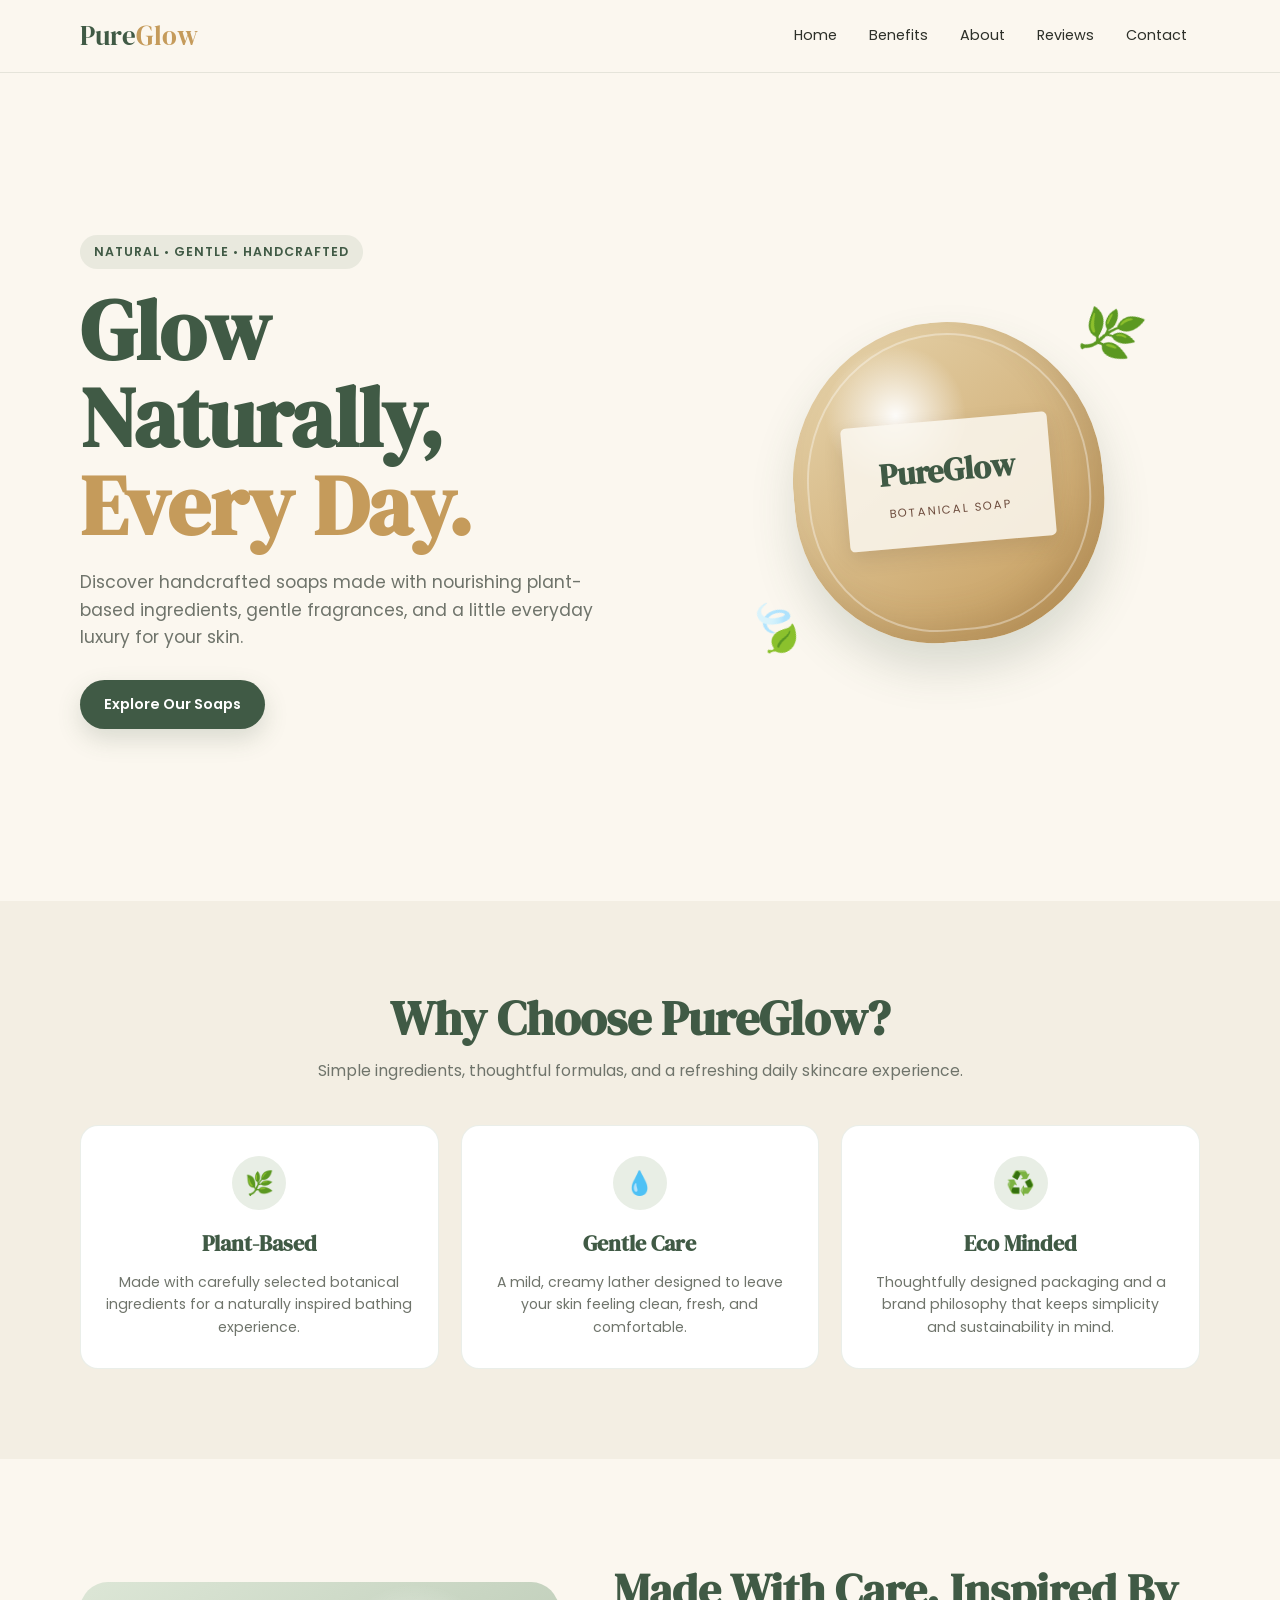
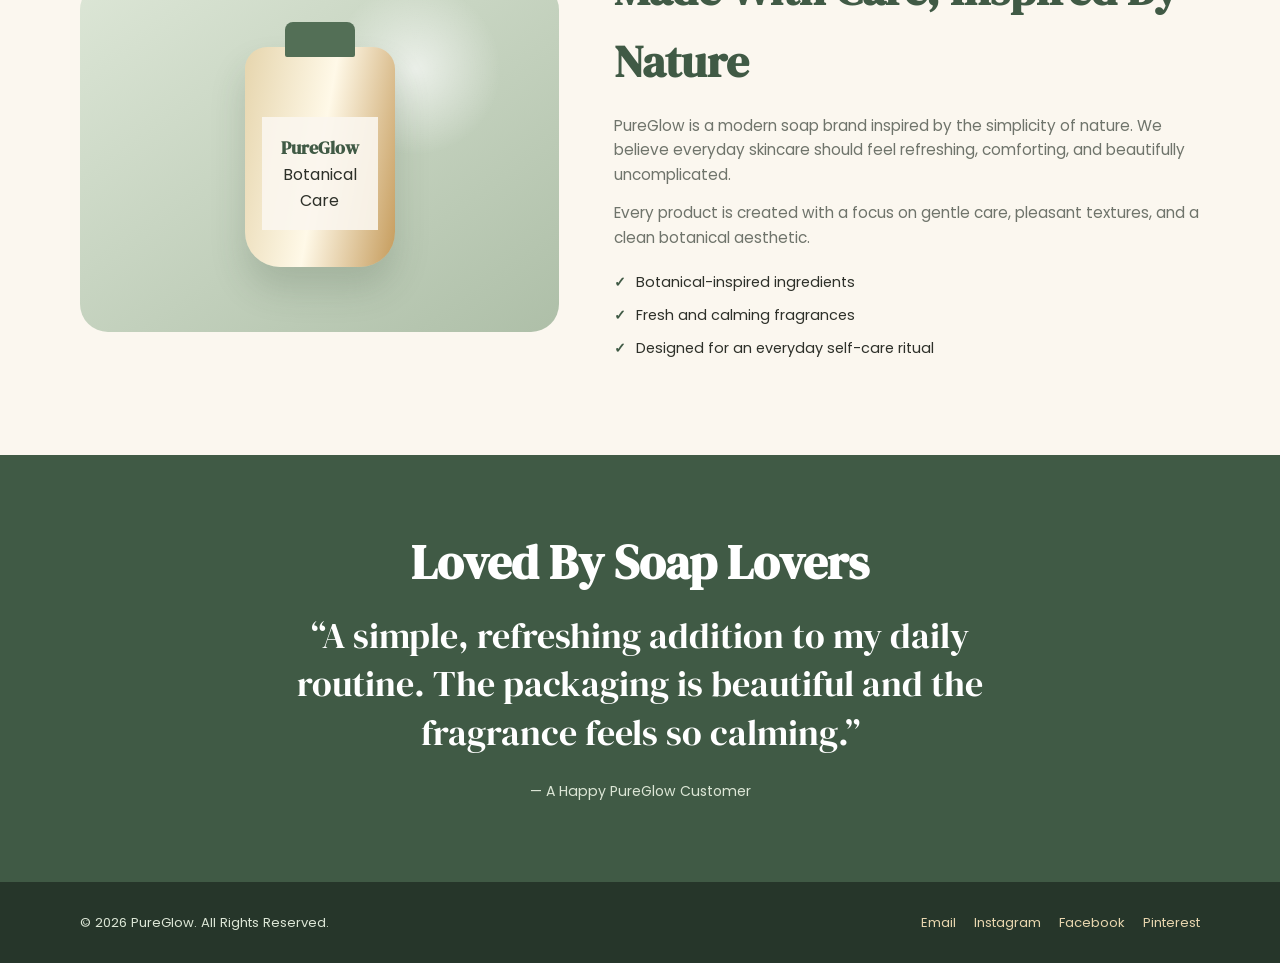
<file: WebDev-L1-LandingPage/Index.html>
<!DOCTYPE html>
<html lang="en">
<head>
  <meta charset="UTF-8">
  <meta name="viewport" content="width=device-width, initial-scale=1.0">
  <title>PureGlow | Natural Soap</title>

  <link rel="preconnect" href="https://fonts.googleapis.com">
  <link rel="preconnect" href="https://fonts.gstatic.com" crossorigin>
  <link href="https://fonts.googleapis.com/css2?family=DM+Serif+Display&family=Poppins:wght@400;500;600;700&display=swap" rel="stylesheet">
  <link rel="stylesheet" href="style.css">
 
</head>

<body>

  <!-- Sticky Navigation -->
  <nav class="navbar" aria-label="Main navigation">
    <div class="nav-inner">
      <div class="logo">Pure<span>Glow</span></div>

      <div class="nav-links">
        <a href="#home">Home</a>
        <a href="#features">Benefits</a>
        <a href="#about">About</a>
        <a href="#reviews">Reviews</a>
        <a href="#contact">Contact</a>
      </div>
    </div>
  </nav>

  <main>

    <!-- HERO SECTION -->
    <section class="hero container" id="home">
      <div>
        <span class="hero-label">NATURAL • GENTLE • HANDCRAFTED</span>

        <h1>Glow Naturally,<br><span>Every Day.</span></h1>

        <p>
          Discover handcrafted soaps made with nourishing plant-based
          ingredients, gentle fragrances, and a little everyday luxury
          for your skin.
        </p>

        <a href="#features" class="cta">Explore Our Soaps</a>
      </div>

      <div class="product-visual" aria-label="PureGlow handmade soap">
        <span class="leaf one">🌿</span>
        <span class="leaf two">🍃</span>

        <div class="soap-card">
          <div class="soap-label">
            <h2>PureGlow</h2>
            <p>BOTANICAL SOAP</p>
          </div>
        </div>
      </div>
    </section>

    <!-- CONTENT SECTION 1: FEATURES -->
    <section class="features" id="features">
      <div class="container">
        <h2 class="section-title">Why Choose PureGlow?</h2>
        <p class="section-subtitle">
          Simple ingredients, thoughtful formulas, and a refreshing
          daily skincare experience.
        </p>

        <div class="feature-grid">

          <article class="feature-card">
            <div class="feature-icon">🌿</div>
            <h3>Plant-Based</h3>
            <p>
              Made with carefully selected botanical ingredients
              for a naturally inspired bathing experience.
            </p>
          </article>

          <article class="feature-card">
            <div class="feature-icon">💧</div>
            <h3>Gentle Care</h3>
            <p>
              A mild, creamy lather designed to leave your skin
              feeling clean, fresh, and comfortable.
            </p>
          </article>

          <article class="feature-card">
            <div class="feature-icon">♻️</div>
            <h3>Eco Minded</h3>
            <p>
              Thoughtfully designed packaging and a brand philosophy
              that keeps simplicity and sustainability in mind.
            </p>
          </article>

        </div>
      </div>
    </section>

    <!-- CONTENT SECTION 2: ABOUT -->
    <section class="about container" id="about">
      <div class="about-grid">

        <div class="about-image">
          <div class="bottle">
            <div class="bottle-label">
              <strong>PureGlow</strong><br>
              Botanical Care
            </div>
          </div>
        </div>

        <div class="about-content">
          <h2>Made With Care, Inspired By Nature</h2>

          <p>
            PureGlow is a modern soap brand inspired by the simplicity
            of nature. We believe everyday skincare should feel
            refreshing, comforting, and beautifully uncomplicated.
          </p>

          <p>
            Every product is created with a focus on gentle care,
            pleasant textures, and a clean botanical aesthetic.
          </p>

          <ul class="about-list">
            <li>Botanical-inspired ingredients</li>
            <li>Fresh and calming fragrances</li>
            <li>Designed for an everyday self-care ritual</li>
          </ul>
        </div>

      </div>
    </section>

    <!-- CONTENT SECTION 3: TESTIMONIAL -->
    <section class="testimonial" id="reviews">
      <div class="container">
        <h2 class="section-title" style="color: #ffffff;">Loved By Soap Lovers</h2>

        <blockquote>
          “A simple, refreshing addition to my daily routine.
          The packaging is beautiful and the fragrance feels so calming.”
        </blockquote>

        <p>— A Happy PureGlow Customer</p>
      </div>
    </section>

  </main>

  <!-- FOOTER -->
  <footer id="contact">
    <div class="footer-inner">
      <p>&copy; 2026 PureGlow. All Rights Reserved.</p>

      <div class="footer-links">
        <a href="mailto:hello@pureglow.example">Email</a>
        <a href="#instagram">Instagram</a>
        <a href="#facebook">Facebook</a>
        <a href="#pinterest">Pinterest</a>
      </div>
    </div>
  </footer>

</body>
</html>
</file>
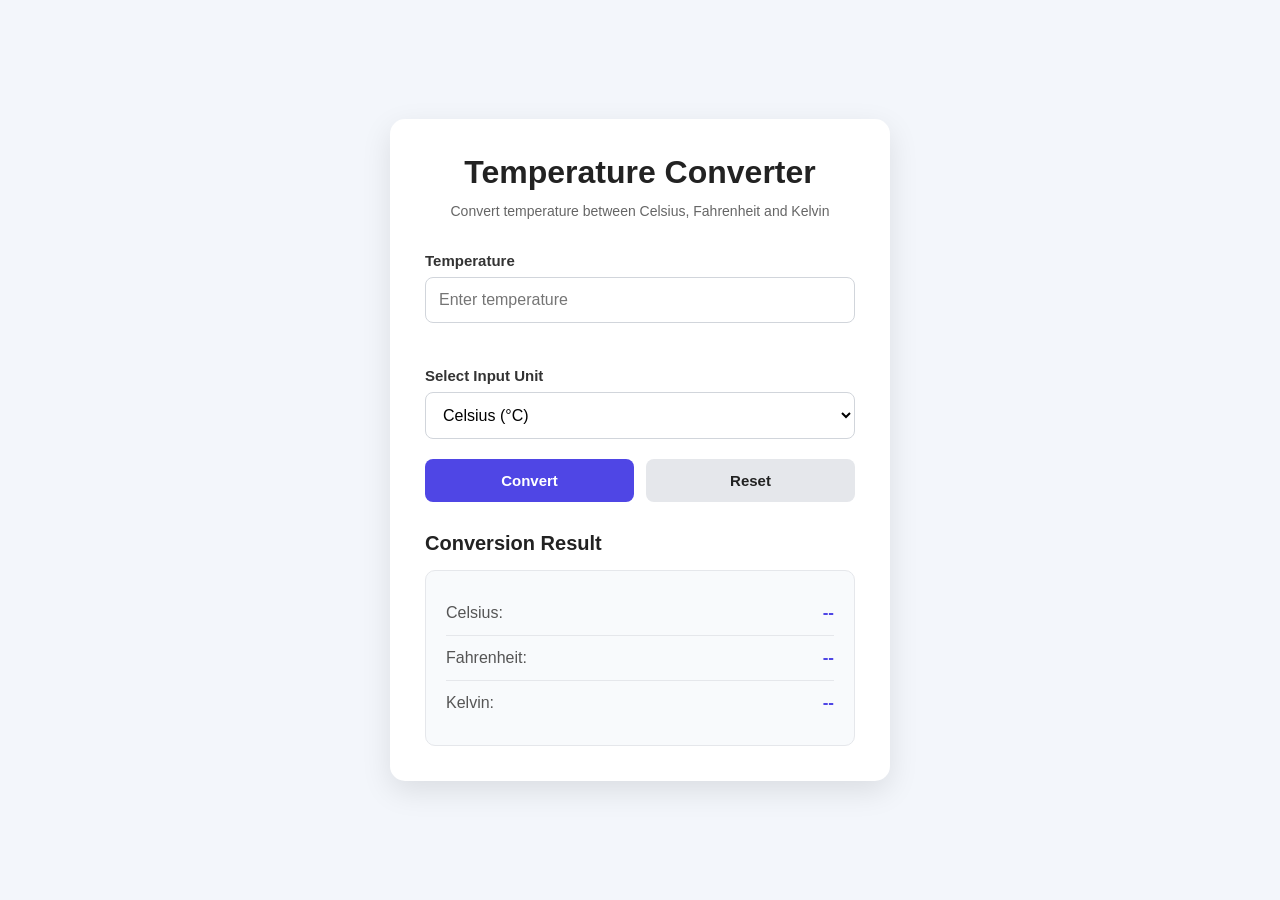
<file: WebDev-L3-Temperature_Converter/Task3.html>
<!DOCTYPE html>
<html lang="en">
<head>
    <meta charset="UTF-8">
    <meta name="viewport" content="width=device-width, initial-scale=1.0">

    <title>Temperature Converter</title>

    <link rel="stylesheet" href="style.css">
</head>

<body>

    <div class="container">

        <div class="converter-card">

            <h1>Temperature Converter</h1>

            <p class="subtitle">
                Convert temperature between Celsius, Fahrenheit and Kelvin
            </p>

            <!-- Temperature Input -->
            <div class="form-group">

                <label for="temperature">
                    Temperature
                </label>

                <input
                    type="text"
                    id="temperature"
                    placeholder="Enter temperature"
                    autocomplete="off"
                >

                <p id="errorMessage" class="error-message"></p>

            </div>


            <!-- Unit Selector -->
            <div class="form-group">

                <label for="unit">
                    Select Input Unit
                </label>

                <select id="unit">

                    <option value="Celsius">
                        Celsius (°C)
                    </option>

                    <option value="Fahrenheit">
                        Fahrenheit (°F)
                    </option>

                    <option value="Kelvin">
                        Kelvin (K)
                    </option>

                </select>

            </div>


            <!-- Buttons -->
            <div class="button-group">

                <button
                    id="convertBtn"
                    class="convert-btn">
                    Convert
                </button>

                <button
                    id="resetBtn"
                    class="reset-btn">
                    Reset
                </button>

            </div>


            <!-- Results -->
            <div class="result-section">

                <h2>Conversion Result</h2>

                <div class="result-box">

                    <p>
                        <span>Celsius:</span>
                        <strong id="celsiusResult">--</strong>
                    </p>

                    <p>
                        <span>Fahrenheit:</span>
                        <strong id="fahrenheitResult">--</strong>
                    </p>

                    <p>
                        <span>Kelvin:</span>
                        <strong id="kelvinResult">--</strong>
                    </p>

                </div>

            </div>

        </div>

    </div>

    <script src="script.js"></script>

</body>
</html>
</file>
<file: WebDev-L1-LandingPage/style.css>
:root {
      --cream: #fbf7ef;
      --sage: #708b6f;
      --sage-dark: #405a45;
      --brown: #6d4c3d;
      --gold: #c59b5b;
      --text: #2d3029;
      --muted: #6f746b;
      --white: #ffffff;
    }

    * {
      margin: 0;
      padding: 0;
      box-sizing: border-box;
    }

    html {
      scroll-behavior: smooth;
    }

    body {
      font-family: "Poppins", sans-serif;
      background: var(--cream);
      color: var(--text);
      line-height: 1.6;
    }

    /* ---------- NAVIGATION ---------- */
    .navbar {
      position: sticky;
      top: 0;
      z-index: 1000;
      background: rgba(251, 247, 239, 0.96);
      border-bottom: 1px solid rgba(64, 90, 69, 0.12);
      backdrop-filter: blur(8px);
    }

    .nav-inner {
      width: min(1120px, 92%);
      min-height: 72px;
      margin: auto;
      display: flex;
      align-items: center;
      justify-content: space-between;
      gap: 25px;
    }

    .logo {
      font-family: "DM Serif Display", serif;
      font-size: 1.7rem;
      color: var(--sage-dark);
      white-space: nowrap;
    }

    .logo span {
      color: var(--gold);
    }

    .nav-links {
      display: flex;
      align-items: center;
      gap: 6px;
      flex-wrap: wrap;
    }

    .nav-links a {
      color: var(--text);
      text-decoration: none;
      padding: 8px 13px;
      border-radius: 20px;
      font-size: 0.9rem;
      transition: 0.25s ease;
    }

    .nav-links a:hover,
    .nav-links a:focus {
      color: var(--sage-dark);
      background: rgba(112, 139, 111, 0.12);
      outline: none;
    }

    /* ---------- COMMON ---------- */
    .container {
      width: min(1120px, 92%);
      margin: auto;
    }

    section {
      scroll-margin-top: 90px;
    }

    .section-title {
      font-family: "DM Serif Display", serif;
      color: var(--sage-dark);
      font-size: clamp(2rem, 5vw, 3rem);
      line-height: 1.15;
      text-align: center;
    }

    .section-subtitle {
      max-width: 650px;
      margin: 12px auto 42px;
      color: var(--muted);
      text-align: center;
      font-size: 0.98rem;
    }

    /* ---------- HERO ---------- */
    .hero {
      min-height: calc(100vh - 72px);
      display: grid;
      grid-template-columns: 1.05fr 0.95fr;
      align-items: center;
      gap: 60px;
      padding: 70px 0 80px;
    }

    .hero-label {
      display: inline-block;
      padding: 7px 14px;
      border-radius: 20px;
      color: var(--sage-dark);
      background: rgba(112, 139, 111, 0.13);
      font-size: 0.78rem;
      font-weight: 600;
      letter-spacing: 0.08em;
      margin-bottom: 18px;
    }

    .hero h1 {
      font-family: "DM Serif Display", serif;
      color: var(--sage-dark);
      font-size: clamp(2.8rem, 7vw, 5.3rem);
      line-height: 1.03;
      margin-bottom: 20px;
    }

    .hero h1 span {
      color: var(--gold);
    }

    .hero p {
      max-width: 570px;
      color: var(--muted);
      font-size: clamp(0.95rem, 2vw, 1.08rem);
      margin-bottom: 28px;
    }

    .cta {
      display: inline-block;
      text-decoration: none;
      background: var(--sage-dark);
      color: var(--white);
      padding: 13px 24px;
      border-radius: 28px;
      font-size: 0.9rem;
      font-weight: 600;
      transition: 0.25s ease;
      box-shadow: 0 10px 24px rgba(64, 90, 69, 0.18);
    }

    .cta:hover,
    .cta:focus {
      background: var(--brown);
      transform: translateY(-3px);
      outline: none;
    }

    /* ---------- HERO PRODUCT VISUAL ---------- */
    .product-visual {
      min-height: 410px;
      display: grid;
      place-items: center;
      position: relative;
    }

    .soap-card {
      width: min(310px, 75vw);
      height: 320px;
      position: relative;
      display: grid;
      place-items: center;
      border-radius: 50% 50% 45% 45%;
      background:
        radial-gradient(circle at 35% 28%, rgba(255,255,255,.95), transparent 23%),
        linear-gradient(145deg, #e7d5ae, #c59b5b);
      box-shadow:
        inset -18px -20px 35px rgba(92, 65, 33, 0.18),
        0 25px 45px rgba(64, 90, 69, 0.18);
      transform: rotate(-5deg);
    }

    .soap-card::before {
      content: "";
      position: absolute;
      width: 90%;
      height: 92%;
      border: 2px solid rgba(255,255,255,.35);
      border-radius: inherit;
    }

    .soap-label {
      position: relative;
      z-index: 2;
      text-align: center;
      background: rgba(251,247,239,.86);
      padding: 25px 35px;
      border-radius: 5px;
      box-shadow: 0 8px 20px rgba(60,45,30,.12);
    }

    .soap-label h2 {
      font-family: "DM Serif Display", serif;
      color: var(--sage-dark);
      font-size: 2rem;
    }

    .soap-label p {
      color: var(--brown);
      font-size: 0.72rem;
      letter-spacing: 0.16em;
      margin: 4px 0 0;
    }

    .leaf {
      position: absolute;
      font-size: 3rem;
      color: var(--sage);
    }

    .leaf.one {
      top: 18px;
      right: 12%;
      transform: rotate(25deg);
    }

    .leaf.two {
      bottom: 20px;
      left: 10%;
      transform: rotate(-25deg);
    }

    /* ---------- FEATURES ---------- */
    .features {
      padding: 90px 0;
      background: #f3eee3;
    }

    .feature-grid {
      display: grid;
      grid-template-columns: repeat(3, 1fr);
      gap: 22px;
    }

    .feature-card {
      background: var(--white);
      border: 1px solid rgba(112, 139, 111, 0.15);
      border-radius: 18px;
      padding: 30px 24px;
      text-align: center;
      transition: 0.25s ease;
    }

    .feature-card:hover {
      transform: translateY(-6px);
      box-shadow: 0 14px 30px rgba(64, 90, 69, 0.1);
    }

    .feature-icon {
      width: 54px;
      height: 54px;
      margin: 0 auto 17px;
      display: grid;
      place-items: center;
      border-radius: 50%;
      background: #e8eee5;
      font-size: 1.45rem;
    }

    .feature-card h3 {
      font-family: "DM Serif Display", serif;
      color: var(--sage-dark);
      font-size: 1.35rem;
      margin-bottom: 9px;
    }

    .feature-card p {
      color: var(--muted);
      font-size: 0.88rem;
    }

    /* ---------- ABOUT ---------- */
    .about {
      padding: 95px 0;
    }

    .about-grid {
      display: grid;
      grid-template-columns: 0.9fr 1.1fr;
      align-items: center;
      gap: 55px;
    }

    .about-image {
      min-height: 350px;
      border-radius: 28px;
      background:
        radial-gradient(circle at 70% 25%, rgba(255,255,255,.65), transparent 20%),
        linear-gradient(145deg, #dce6d6, #aebfa8);
      display: grid;
      place-items: center;
      overflow: hidden;
    }

    .bottle {
      width: 150px;
      height: 220px;
      border-radius: 22px 22px 35px 35px;
      background: linear-gradient(100deg, #e6d5ad, #fff9e8, #c59b5b);
      position: relative;
      box-shadow: 0 22px 35px rgba(50,70,50,.18);
    }

    .bottle::before {
      content: "";
      position: absolute;
      width: 70px;
      height: 35px;
      left: 40px;
      top: -25px;
      border-radius: 8px 8px 2px 2px;
      background: #536f56;
    }

    .bottle-label {
      position: absolute;
      left: 17px;
      right: 17px;
      top: 70px;
      padding: 17px 5px;
      text-align: center;
      background: rgba(251,247,239,.9);
    }

    .bottle-label strong {
      font-family: "DM Serif Display", serif;
      color: var(--sage-dark);
      font-size: 1.1rem;
    }

    .about-content h2 {
      font-family: "DM Serif Display", serif;
      color: var(--sage-dark);
      font-size: clamp(2rem, 4vw, 2.8rem);
      margin-bottom: 16px;
    }

    .about-content p {
      color: var(--muted);
      margin-bottom: 14px;
      font-size: 0.96rem;
    }

    .about-list {
      list-style: none;
      margin-top: 20px;
      display: grid;
      gap: 10px;
    }

    .about-list li {
      font-size: 0.9rem;
    }

    .about-list li::before {
      content: "✓";
      color: var(--sage-dark);
      font-weight: 700;
      margin-right: 10px;
    }

    /* ---------- TESTIMONIAL ---------- */
    .testimonial {
      padding: 80px 0;
      background: var(--sage-dark);
      color: white;
      text-align: center;
    }

    .testimonial blockquote {
      width: min(750px, 90%);
      margin: 22px auto;
      font-family: "DM Serif Display", serif;
      font-size: clamp(1.5rem, 4vw, 2.25rem);
      line-height: 1.35;
    }

    .testimonial p {
      color: #dce6d6;
      font-size: 0.88rem;
    }

    /* ---------- FOOTER ---------- */
    footer {
      background: #26362a;
      color: #dce6d6;
      padding: 30px 0;
    }

    .footer-inner {
      width: min(1120px, 92%);
      margin: auto;
      display: flex;
      justify-content: space-between;
      align-items: center;
      gap: 20px;
      flex-wrap: wrap;
    }

    footer p {
      font-size: 0.82rem;
    }

    .footer-links {
      display: flex;
      gap: 18px;
      flex-wrap: wrap;
    }

    .footer-links a {
      color: #e7d5ae;
      text-decoration: none;
      font-size: 0.82rem;
    }

    .footer-links a:hover {
      text-decoration: underline;
    }

    /* ---------- RESPONSIVE ---------- */
    @media (max-width: 800px) {
      .nav-inner {
        min-height: 65px;
      }

      .nav-links {
        justify-content: flex-end;
      }

      .nav-links a {
        font-size: 0.78rem;
        padding: 7px 8px;
      }

      .hero {
        min-height: auto;
        grid-template-columns: 1fr;
        text-align: center;
        gap: 25px;
        padding: 60px 0 75px;
      }

      .hero p {
        margin-left: auto;
        margin-right: auto;
      }

      .product-visual {
        min-height: 330px;
      }

      .feature-grid,
      .about-grid {
        grid-template-columns: 1fr;
      }

      .about-grid {
        gap: 30px;
      }
    }

    @media (max-width: 480px) {
      .logo {
        font-size: 1.35rem;
      }

      .nav-inner {
        gap: 8px;
      }

      .nav-links {
        gap: 0;
      }

      .nav-links a {
        font-size: 0.68rem;
        padding: 5px 6px;
      }

      .hero h1 {
        font-size: 2.7rem;
      }

      .product-visual {
        min-height: 280px;
      }

      .soap-card {
        height: 250px;
      }

      .soap-label {
        padding: 18px 25px;
      }

      .soap-label h2 {
        font-size: 1.6rem;
      }

      .features,
      .about {
        padding: 65px 0;
      }

      .footer-inner {
        justify-content: center;
        text-align: center;
      }
    }
</file>
<file: WebDev-L3-Temperature_Converter/style.css>
* {
    margin: 0;
    padding: 0;
    box-sizing: border-box;
}

body {
    font-family: Arial, sans-serif;
    background: #f3f6fb;
    min-height: 100vh;

    display: flex;
    justify-content: center;
    align-items: center;

    padding: 20px;
}

.container {
    width: 100%;
    max-width: 500px;
}

.converter-card {
    background: white;
    padding: 35px;

    border-radius: 15px;

    box-shadow:
        0 10px 30px rgba(0, 0, 0, 0.10);
}

h1 {
    text-align: center;
    color: #222;
    margin-bottom: 10px;
}

.subtitle {
    text-align: center;
    color: #666;
    font-size: 14px;
    margin-bottom: 30px;
    line-height: 1.5;
}

.form-group {
    margin-bottom: 20px;
}

label {
    display: block;

    font-size: 15px;
    font-weight: bold;

    margin-bottom: 8px;

    color: #333;
}

input,
select {
    width: 100%;

    padding: 13px;

    border: 1px solid #d1d5db;
    border-radius: 8px;

    font-size: 16px;

    outline: none;

    background: white;
}

input:focus,
select:focus {
    border-color: #4f46e5;
}

.error-message {
    color: #dc2626;

    font-size: 13px;

    margin-top: 6px;

    min-height: 18px;
}


/* Buttons */

.button-group {
    display: flex;

    gap: 12px;

    margin-top: 10px;
}

button {
    border: none;

    padding: 13px;

    border-radius: 8px;

    font-size: 15px;

    font-weight: bold;

    cursor: pointer;

    transition: 0.2s;
}

.convert-btn {
    background: #4f46e5;

    color: white;

    flex: 1;
}

.convert-btn:hover {
    background: #3730a3;
}

.reset-btn {
    background: #e5e7eb;

    color: #222;

    flex: 1;
}

.reset-btn:hover {
    background: #d1d5db;
}


/* Result */

.result-section {
    margin-top: 30px;
}

.result-section h2 {
    font-size: 20px;

    margin-bottom: 15px;

    color: #222;
}

.result-box {
    background: #f8fafc;

    border: 1px solid #e5e7eb;

    border-radius: 10px;

    padding: 20px;
}

.result-box p {
    display: flex;

    justify-content: space-between;

    align-items: center;

    padding: 12px 0;

    border-bottom: 1px solid #e5e7eb;
}

.result-box p:last-child {
    border-bottom: none;
}

.result-box span {
    color: #555;

    font-weight: 500;
}

.result-box strong {
    color: #4f46e5;

    font-size: 17px;
}


/* Responsive */

@media (max-width: 500px) {

    .converter-card {
        padding: 25px 20px;
    }

    h1 {
        font-size: 25px;
    }

    .button-group {
        flex-direction: column;
    }

    .convert-btn,
    .reset-btn {
        width: 100%;
    }
}
</file>
